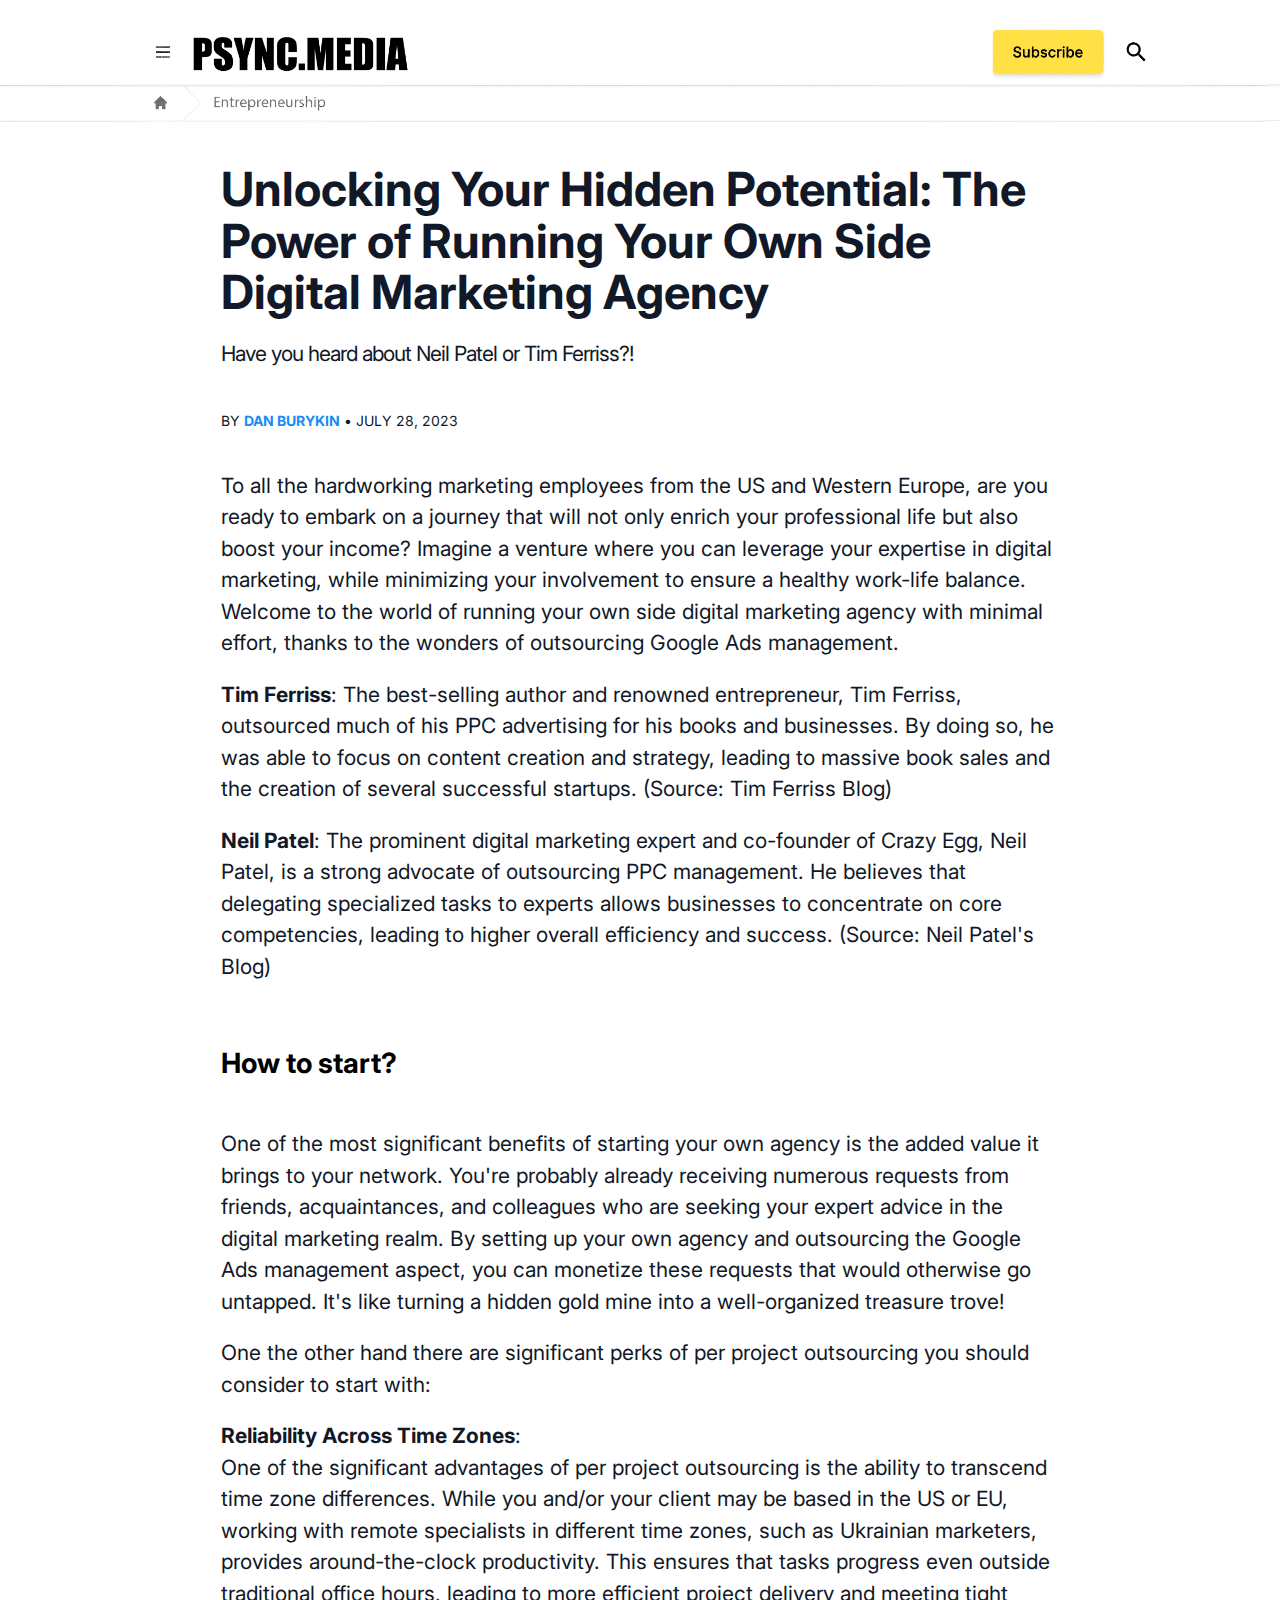
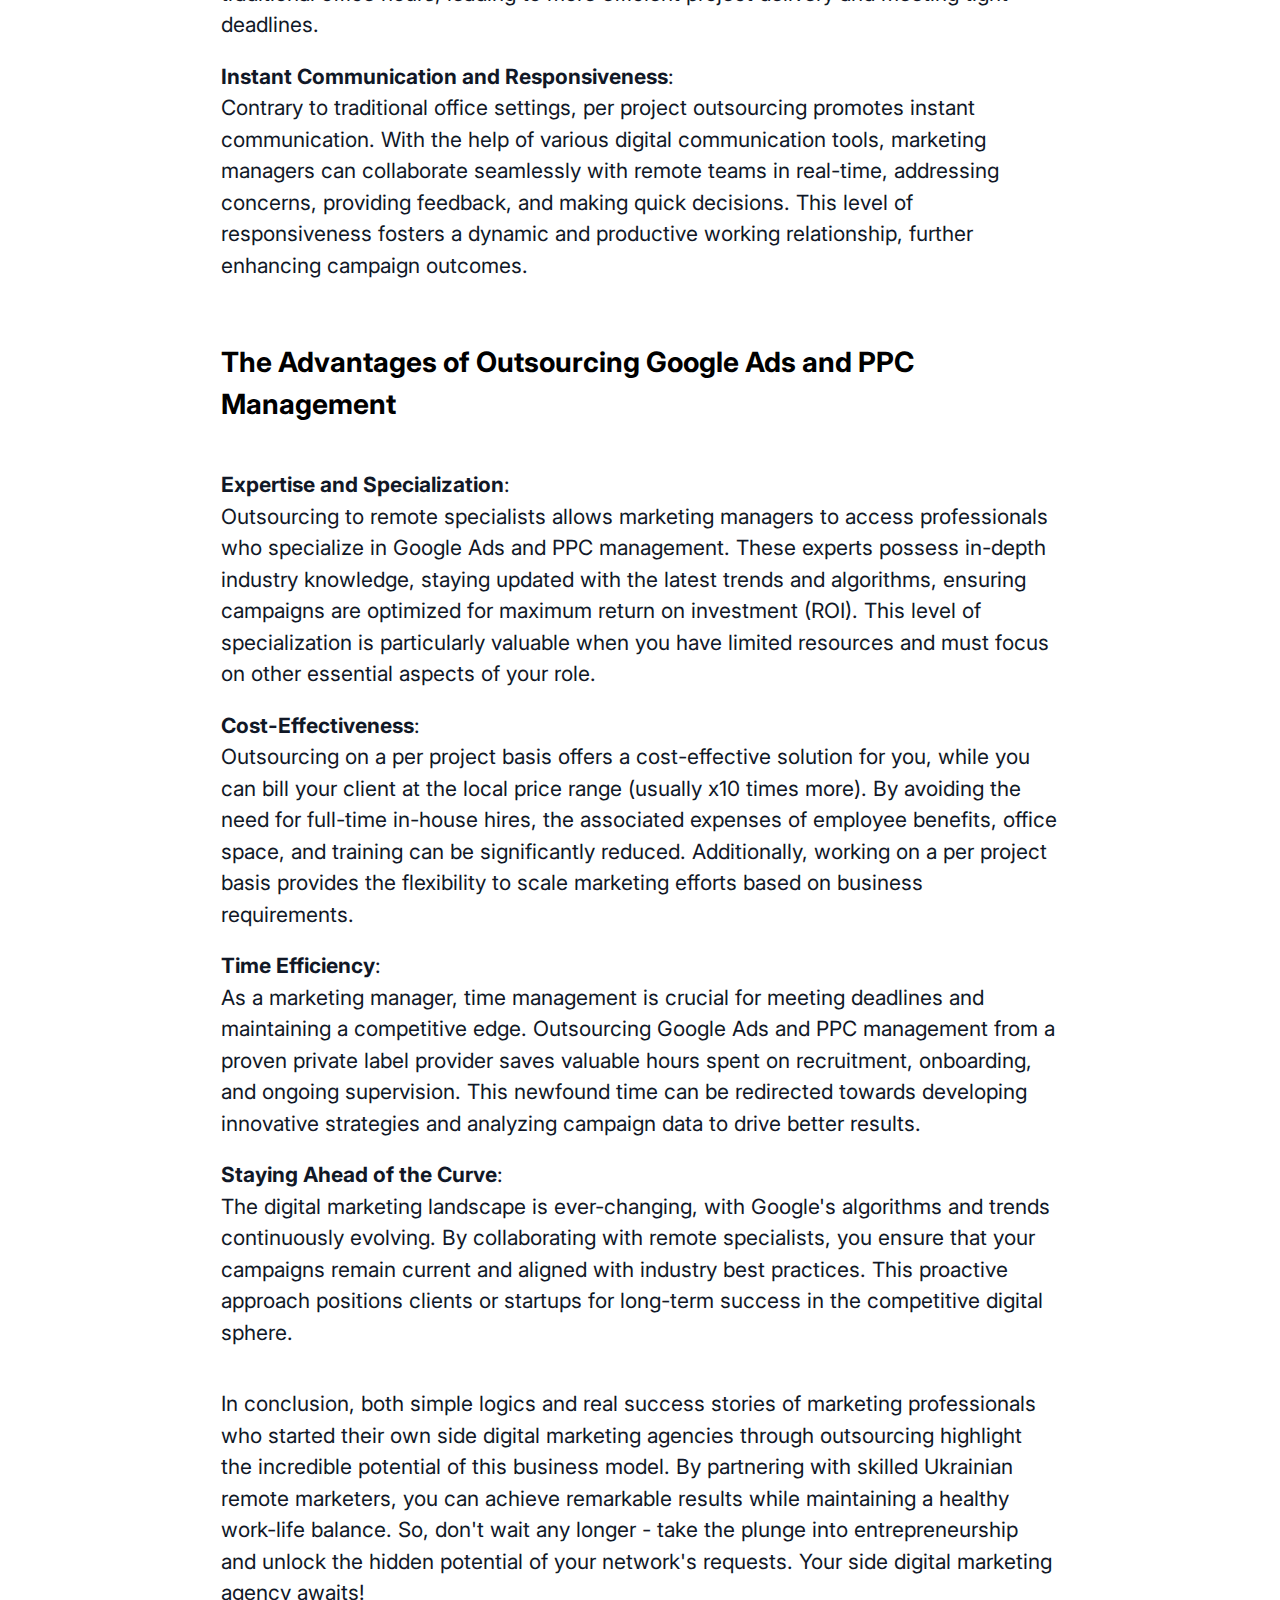
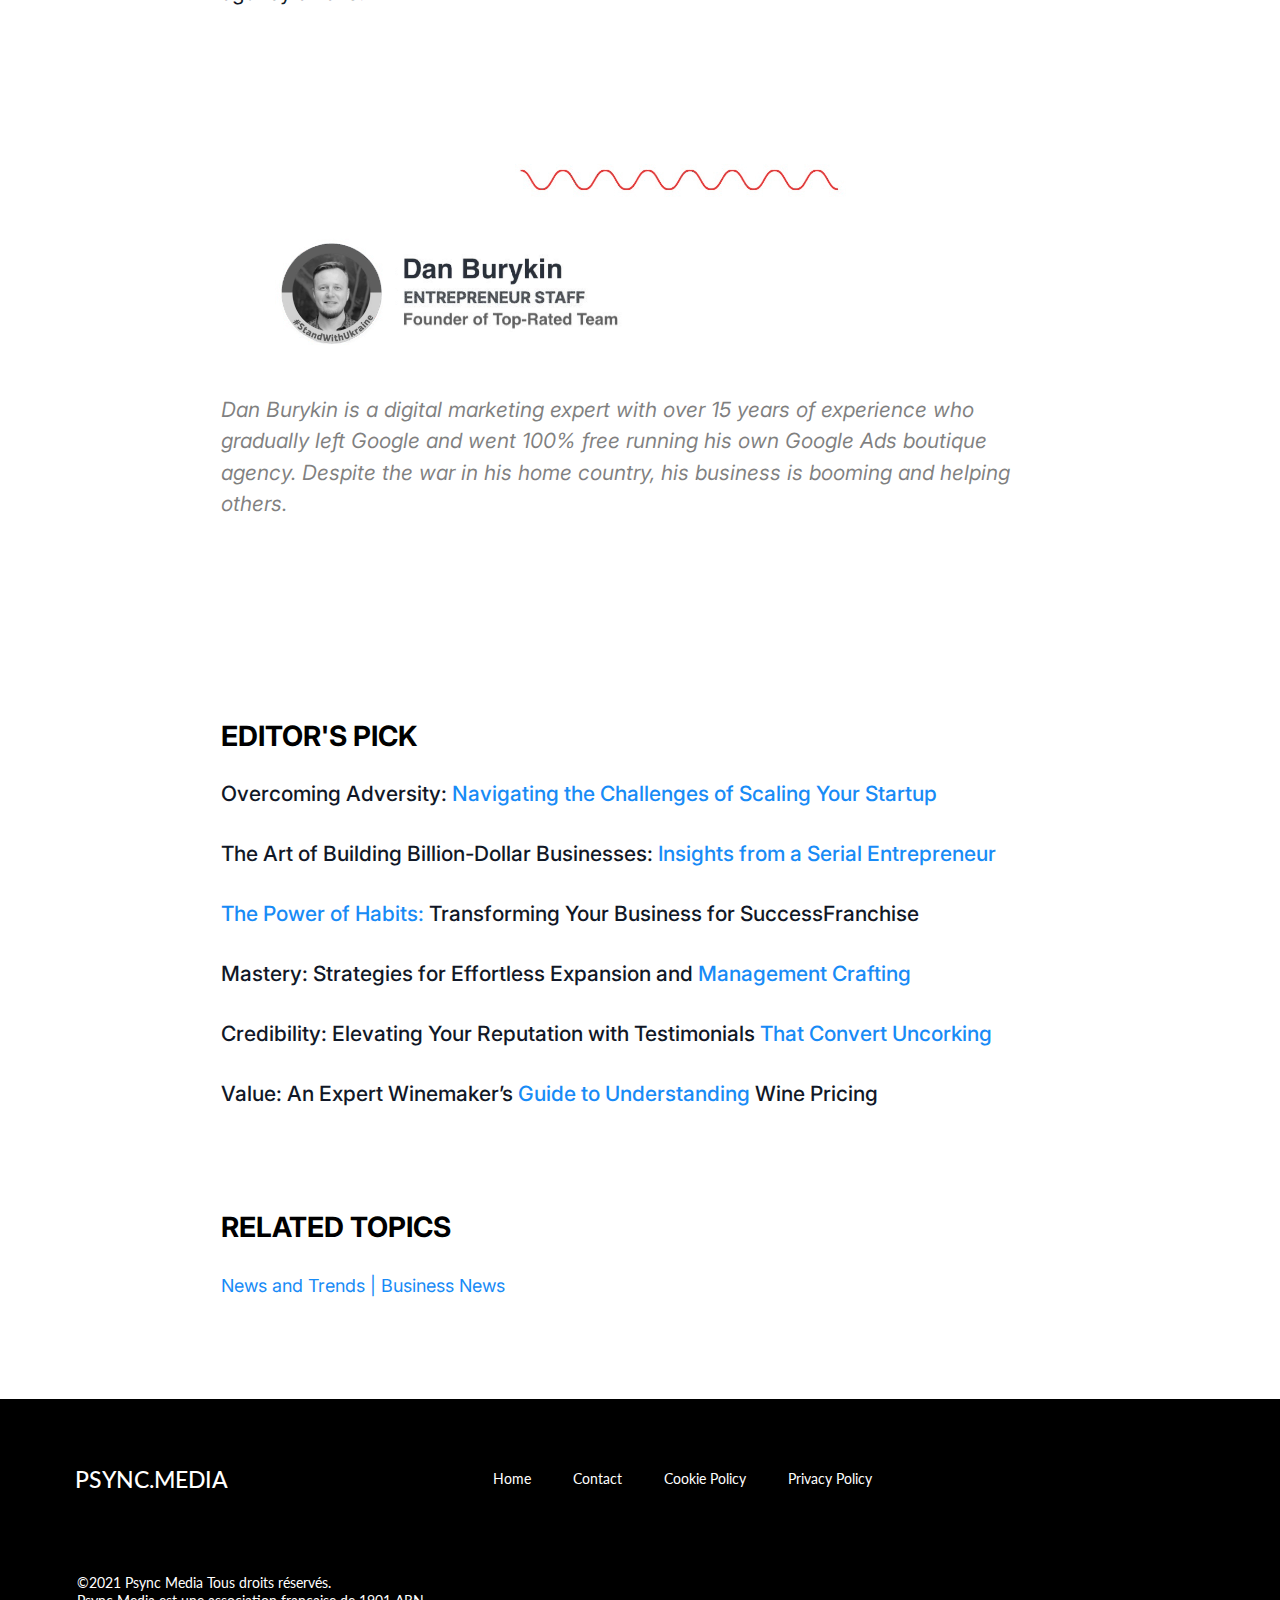
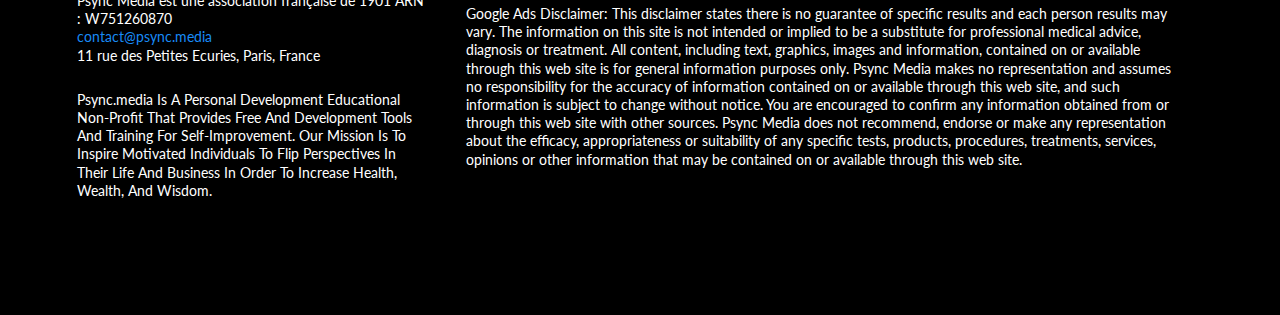
<file: index.html>
<!DOCTYPE html>
<html lang="en">

<head>
<!-- Google Tag Manager -->
<script>(function(w,d,s,l,i){w[l]=w[l]||[];w[l].push({'gtm.start':
new Date().getTime(),event:'gtm.js'});var f=d.getElementsByTagName(s)[0],
j=d.createElement(s),dl=l!='dataLayer'?'&l='+l:'';j.async=true;j.src=
'https://www.googletagmanager.com/gtm.js?id='+i+dl;f.parentNode.insertBefore(j,f);
})(window,document,'script','dataLayer','GTM-N9R5DTNM');</script>
<!-- End Google Tag Manager -->
  <meta charset="utf-8" />
  <title>Unlocking Your Hidden Potential: The Power of Running Your Own Side Digital Marketing Agency</title>
  <meta name="viewport" content="width=device-width, initial-scale=1" />

  <!-- Icon -->
  <!--  -->
  <link rel="icon"
    href="64791d125cc8ce8d43cf8b10.png" />
  <!--  -->
  <!--  -->
  <link rel="preload" as="style"
    href="https://fonts.googleapis.com/css?family=Lato:400,700%7COpen%20Sans:400,700%7CMontserrat:400,700%7CInter:400,700&display=swap" />

  <link rel="stylesheet"
    href="https://fonts.googleapis.com/css?family=Lato:400,700%7COpen%20Sans:400,700%7CMontserrat:400,700%7CInter:400,700&display=swap"
    media="print" onload="this.media='all'" />
  <link rel="stylesheet" href="./style.css" />
</head>

<body>
  <!-- Google Tag Manager (noscript) -->
<noscript><iframe src="https://www.googletagmanager.com/ns.html?id=GTM-N9R5DTNM"
height="0" width="0" style="display:none;visibility:hidden"></iframe></noscript>
<!-- End Google Tag Manager (noscript) -->
  <nav>
    <div></div>
  </nav>

  <main>
    <header>
      <div class="pad">

        <!-- Section first -->
        <!--  -->
        <!--  -->
        <h1 style="padding: 10px 0px">
          <strong>Unlocking Your Hidden Potential: The Power of Running Your Own Side Digital Marketing Agency</strong>
        </h1>

        <div>
          <p class="pd">
            Have you heard about Neil Patel or Tim Ferriss?!
          </p>
          <p class="sm">
            BY
            <a target="_blank" rel="noopener noreferrer nofollow" href="https://www.linkedin.com/in/burykin/">
              <strong>DAN BURYKIN</strong>
            </a>
            • JULY 28, 2023
          </p>

          <p style="margin: 40px 0px 0px">
To all the hardworking marketing employees from the US and Western Europe, are you ready to embark on a journey that will not only enrich your professional life but also boost your income? Imagine a venture where you can leverage your expertise in digital marketing, while minimizing your involvement to ensure a healthy work-life balance. Welcome to the world of running your own side digital marketing agency with minimal effort, thanks to the wonders of outsourcing Google Ads management.
          </p>
          <p style="margin: 20px 0px">
<b>Tim Ferriss</b>: The best-selling author and renowned entrepreneur, Tim Ferriss, outsourced much of his PPC advertising for his books and businesses. By doing so, he was able to focus on content creation and strategy, leading to massive book sales and the creation of several successful startups. (Source: Tim Ferriss Blog)
          </p>
           <p style="margin: 20px 0px">
<b>Neil Patel</b>: The prominent digital marketing expert and co-founder of Crazy Egg, Neil Patel, is a strong advocate of outsourcing PPC management. He believes that delegating specialized tasks to experts allows businesses to concentrate on core competencies, leading to higher overall efficiency and success. (Source: Neil Patel's Blog)
          </p>
        </div>

        <!-- Section two -->
        <!-- 

         -->
<h2>How to start?</h2>
                <div>
          <p style="margin: 20px 0px">
One of the most significant benefits of starting your own agency is the added value it brings to your network. You're probably already receiving numerous requests from friends, acquaintances, and colleagues who are seeking your expert advice in the digital marketing realm. By setting up your own agency and outsourcing the Google Ads management aspect, you can monetize these requests that would otherwise go untapped. It's like turning a hidden gold mine into a well-organized treasure trove!
          </p>
          <p style="margin: 20px 0px">
One the other hand there are significant perks of per project outsourcing you should consider to start with:</p>
<p style="margin: 20px 0px"><b>Reliability Across Time Zones</b>:<br>
One of the significant advantages of per project outsourcing is the ability to transcend time zone differences. While you and/or your client may be based in the US or EU, working with remote specialists in different time zones, such as Ukrainian marketers, provides around-the-clock productivity. This ensures that tasks progress even outside traditional office hours, leading to more efficient project delivery and meeting tight deadlines.
</p>
          <p style="margin: 20px 0px"><b>Instant Communication and Responsiveness</b>:<br>
Contrary to traditional office settings, per project outsourcing promotes instant communication. With the help of various digital communication tools, marketing managers can collaborate seamlessly with remote teams in real-time, addressing concerns, providing feedback, and making quick decisions. This level of responsiveness fosters a dynamic and productive working relationship, further enhancing campaign outcomes.
        </p>       
          
        </div>

        <!-- Section third -->
        <!--  -->

        <h2>The Advantages of Outsourcing Google Ads and PPC Management</h2>

        <div>
          <p style="margin: 20px 0px 0px">
<b>Expertise and Specialization</b>:<br>
Outsourcing to remote specialists allows marketing managers to access professionals who specialize in Google Ads and PPC management. These experts possess in-depth industry knowledge, staying updated with the latest trends and algorithms, ensuring campaigns are optimized for maximum return on investment (ROI). This level of specialization is particularly valuable when you have limited resources and must focus on other essential aspects of your role.
</p><p style="margin: 20px 0px">
<b>Cost-Effectiveness</b>:<br>
Outsourcing on a per project basis offers a cost-effective solution for you, while you can bill your client at the local price range (usually x10 times more). By avoiding the need for full-time in-house hires, the associated expenses of employee benefits, office space, and training can be significantly reduced. Additionally, working on a per project basis provides the flexibility to scale marketing efforts based on business requirements.
</p><p style="margin: 20px 0px">
<b>Time Efficiency</b>:<br>
As a marketing manager, time management is crucial for meeting deadlines and maintaining a competitive edge. Outsourcing Google Ads and PPC management from a proven private label provider saves valuable hours spent on recruitment, onboarding, and ongoing supervision. This newfound time can be redirected towards developing innovative strategies and analyzing campaign data to drive better results.
</p><p style="margin: 20px 0px">
<b>Staying Ahead of the Curve</b>:<br>
The digital marketing landscape is ever-changing, with Google's algorithms and trends continuously evolving. By collaborating with remote specialists, you ensure that your campaigns remain current and aligned with industry best practices. This proactive approach positions clients or startups for long-term success in the competitive digital sphere.
</p>
<p style="margin:40px 0px">
In conclusion, both simple logics and real success stories of marketing professionals who started their own side digital marketing agencies through outsourcing highlight the incredible potential of this business model. By partnering with skilled Ukrainian remote marketers, you can achieve remarkable results while maintaining a healthy work-life balance. So, don't wait any longer - take the plunge into entrepreneurship and unlock the hidden potential of your network's requests. Your side digital marketing agency awaits!





</p>
        </div>

        <!-- Section fourth -->
        <!--  -->

        <div class="img">
          <div></div>
        </div>
        <p style="padding: 15px 0">
          <em>Dan Burykin is a digital marketing expert with over 15 years of experience who gradually left Google and went 100% free running his own Google Ads boutique agency. Despite the war in his home country, his business is booming and helping others.</em>
        </p>

        <!-- Section fifth -->
        <!--  -->
        <!--  -->
        <!--  -->

        <h2 class="mg">EDITOR'S PICK</h2>
        <div>
          <ol style="font-weight: 500; list-style-type: none; color: #111827">
            <li>
              Overcoming Adversity:
              <a target="_self" rel="noopener noreferrer nofollow" href="https://www.linkedin.com/in/burykin/">
                Navigating the Challenges of Scaling Your Startup
              </a>
            </li>

            <li style="margin-top: 35px">
              The Art of Building Billion-Dollar Businesses:
              <a target="_self" rel="noopener noreferrer nofollow" href="https://www.linkedin.com/in/burykin/">
                Insights from a Serial Entrepreneur
              </a>
            </li>

            <li style="margin-top: 35px">
              <a target="_self" rel="noopener noreferrer nofollow" href="https://www.linkedin.com/in/burykin/">
                The Power of Habits:
              </a>
              Transforming Your Business for SuccessFranchise
            </li>

            <li style="margin-top: 35px">
              Mastery: Strategies for Effortless Expansion and
              <a target="_self" rel="noopener noreferrer nofollow" href="https://www.linkedin.com/in/burykin/">
                Management Crafting
              </a>
            </li>

            <li style="margin-top: 35px">
              Credibility: Elevating Your Reputation with Testimonials
              <a target="_self" rel="noopener noreferrer nofollow" href="https://www.linkedin.com/in/burykin/">
                That Convert Uncorking
              </a>
            </li>

            <li style="margin-top: 35px">
              Value: An Expert Winemaker’s
              <a target="_self" rel="noopener noreferrer nofollow" href="https://www.linkedin.com/in/burykin/">
                Guide to Understanding
              </a>
              Wine Pricing
            </li>
          </ol>
        </div>

        <!-- section sixth -->
        <!--  -->
        <!--  -->

        <h2 style="padding: 100px 0 24px">RELATED TOPICS</h2>
        <p style="font-size: 18px">
          <a target="_self" rel="noopener noreferrer nofollow" href="https://www.linkedin.com/in/burykin/">News and
            Trends | Business News</a>
        </p>
      </div>
    </header>
  </main>

  <footer>
    <div class="nav">
      <div class="nav-item">
        <div class="logo">
          <h3>PSYNC.MEDIA</h3>
        </div>
        <div class="nav-men">
          <ul class="nav-menu">
            <!--[-->
            <li class="nav-menu-item">
              <a href="https://psync.media/" target>Home</a>
              <!---->
            </li>
            <li class="nav-menu-item">
              <a href="https://psync.media/contact-us/" target>Contact</a>
              <!---->
            </li>
            <li class="nav-menu-item">
              <a href="https://psync.media/privacy-policy" target>Cookie Policy</a>
              <!---->
            </li>
            <li class="nav-menu-item">
              <a href="https://psync.media/privacy-policy" target>Privacy Policy</a>
              <!---->
            </li>
            <!--]-->
          </ul>
        </div>
      </div>

      <div class="info">
        <div class="p-info">
          <div class="f-info">
            <div>
              <p>©2021 Psync Media Tous droits réservés.</p>
              <p>
                Psync Media est une association française de 1901 ARN :
                W751260870‍
              </p>
              <p>
                <a style="color: #188bf6" target="_blank" rel="noopener noreferrer nofollow"
                  href="mailto:contact@psync.media">contact@psync.media</a>
              </p>
              <p>11 rue des Petites Ecuries, Paris, France</p>
            </div>

            <div>
              <p>
                Psync.media Is A Personal Development Educational Non-Profit That
                Provides Free And Development Tools And Training For
                Self-Improvement. Our Mission Is To Inspire Motivated
                Individuals To Flip Perspectives In Their Life And Business In
                Order To Increase Health, Wealth, And Wisdom.
              </p>
            </div>
          </div>
          <div class="n-info">
            <p>
              Google Ads Disclaimer: This disclaimer states there is no
              guarantee of specific results and each person results may vary.
              The information on this site is not intended or implied to be a
              substitute for professional medical advice, diagnosis or
              treatment. All content, including text, graphics, images and
              information, contained on or available through this web site is
              for general information purposes only. Psync Media makes no
              representation and assumes no responsibility for the accuracy of
              information contained on or available through this web site, and
              such information is subject to change without notice. You are
              encouraged to confirm any information obtained from or through
              this web site with other sources. Psync Media does not recommend,
              endorse or make any representation about the efficacy,
              appropriateness or suitability of any specific tests, products,
              procedures, treatments, services, opinions or other information
              that may be contained on or available through this web site.
            </p>
          </div>
        </div>
      </div>
    </div>
  </footer>
</body>

</html>
</file>
<file: style.css>
html,
body,
div,
span,
applet,
object,
iframe,
h1,
h2,
h3,
h4,
h5,
h6,
p,
blockquote,
pre,
a,
abbr,
acronym,
address,
big,
cite,
code,
del,
dfn,
img,
ins,
kbd,
q,
s,
samp,
small,
strike,
strong,
sub,
sup,
tt,
var,
u,
i,
center,
dl,
dt,
dd,
ol,
ul,
li,
fieldset,
form,
label,
legend,
table,
caption,
tbody,
tfoot,
thead,
tr,
th,
td,
article,
aside,
canvas,
details,
embed,
figure,
figcaption,
footer,
header,
hgroup,
menu,
nav,
output,
ruby,
section,
summary,
time,
mark,
audio,
video {
  margin: 0;
  padding: 0;
  border: 0;
  font-size: 100%;
  font: inherit;
  vertical-align: baseline;
}
/* HTML5 display-role reset for older browsers */
article,
aside,
details,
figcaption,
figure,
footer,
header,
hgroup,
menu,
nav,
section {
  display: block;
}
ol,
ul {
  list-style: none;
}
table {
  border-collapse: collapse;
  border-spacing: 0;
}

nav {
  height: 140px;
}
nav div {
  background: url("647910e32850fe7f6326cffe.png");
  opacity: 1;
  height: 100px;
  width: 100%;
  left: 0;
  position: absolute;
  top: 0;
  background-position: 50% !important;
  background-repeat: repeat !important;
  background-size: cover !important;
  padding: 20px 0px;
}

main {
  width: 100%;
  max-width: 1170px;
  display: flex;
  flex-direction: column;
  justify-content: center;
  margin: auto;
  word-break: break-word;
  margin-bottom: 100px;
}
header {
  width: 75%;
  margin: 0 auto;
  font-family: Inter;
}

h1 {
  margin-top: 13px;
}
h1 strong {
  font-size: 47px;
  line-height: 1.1em;
  letter-spacing: 0;
  text-align: left;
  color: #111827;
  font-weight: 700;
}
main p {
  font-size: 21px;
  line-height: 1.5em;
  letter-spacing: 0px;
  text-align: left;
  font-weight: 400;
  color: #111827;
}
.sm {
  font-size: 14px;
  padding: 32px 0 0;
  line-height: 1.3em;
}
a {
  color: #188bf6;
  text-decoration: none;
}
u {
  text-decoration: underline;
  color: #188bf6;
}
a strong {
  font-weight: 700;
}

.pd {
  padding: 10px 0px;
  letter-spacing: -1px;
}
.pad {
  padding: 0px 20px;
}
h2 {
  font-size: 28px;
  font-weight: 700;
  color: black;
  line-height: 1.5em;
  text-transform: none;
  letter-spacing: 0;
  text-align: left;
  padding: 40px 0 24px;
}

ol {
  list-style-type: decimal;
}
li {
  font-size: 21px;
}

li p {
  line-height: 1.8em;
}

.img {
  padding: 82px 0px 34px;
  margin: 25px -85px 0px -85px;
}
.img div {
  background: url("647916d55cc8cef75dcf6b84.png");
  background-position: center;
  background-repeat: repeat !important;
  background-size: cover !important;
  height: 214px;
  pointer-events: none;
  width: 100%;
}

p em {
  color: rgba(0, 0, 0, 0.5);
  line-height: 1.5em;
}

.mg {
  margin-top: 80px;
  padding: 100px 0 24px;
}
footer {
  width: 100%;
  background: black;
}
footer .nav {
  padding: 0 0 100px;
  max-width: 1170px;
  color: white;
  font-family: Lato;
  background-color: black;
  margin: 0 auto;
}
footer a {
  color: white;
}
footer p {
  font-weight: 400;
}
.nav-item {
  padding: 20px 0;
  display: flex;
  width: 100%;
  flex-direction: row;
  align-items: center;
  height: 120px;
}
.nav-item div {
  padding: 0 20px;
}

h3 {
  font-size: 23px;
  font-weight: 500;
}
.logo {
  width: 30.5%;
}

.nav-men {
  display: flex;
  flex-direction: row;
  width: 48.6%;
}
.nav-menu {
  display: flex;
  flex-direction: row;
  white-space: nowrap;
}
.nav-menu li {
  font-size: 14px;
}
.nav-menu a {
  display: flex;
  align-items: center;
  padding: 16px 21px;
  transition: all 0.3s ease;
}

.info {
  padding: 15px 20px;
}
.info p {
  font-size: 14px;
  line-height: 1.3em;
}

.f-info {
  display: flex;
  flex-direction: column;
  width: 32.8%;
  padding-left: 2px;
  padding-right: 20px;
}
.f-info div:last-child {
  margin-top: 26px;
}

.p-info {
  display: flex;
  flex-direction: row;
  align-items: center;
}
.n-info {
  width: 67.7%;
  padding: 0px 20px;
}
a:hover {
  text-decoration: underline;
}
footer a:hover {
  color: #37ca37;
  text-decoration: none;
}

@media (max-width: 767px) {
  nav div {
    background: url("6479ead22850fea4be28caa6.png");
    opacity: 1;
    height: 100px;
    width: 100%;
    left: 0;
    position: absolute;
    top: 0;
    background-repeat: no-repeat !important;
    background-size: 100%;
    padding: 0px;
    left: 0;
    position: absolute;
    width: 100%;
    background-size: 100% auto !important;
    background-position: unset !important;
    -webkit-background-size: 100% auto !important;
  }

  main {
    width: 100%;
  }
  nav {
    height: 100px;
  }
  header {
    width: 100%;
    margin: 0;
  }
  .pad {
    padding: 0px 10px;
  }

  .img {
    padding: 30px 0px 0px;
    margin: 25px 0px 0px;
    width: 100%;
  }
  .img div {
    background: url("6479e8ac5cc8ce939bd10423.jpeg");
    background-position: center;
    background-repeat: no-repeat !important;
    height: 205px;
    pointer-events: none;
    width: 100%;
    background-size: 100% auto !important;
    -webkit-background-size: 100% auto !important;
  }

  .nav-item {
    padding: 15px 0;
    display: flex;
    flex-direction: column;
    align-items: flex-start;
    height: 200px;
  }
  .nav-item div {
    padding: 0px 10px;
  }
  .nav-men {
    display: none;
  }
  .p-info {
    display: flex;
    flex-direction: column;
    align-items: flex-start;
  }
  .info {
    padding: 15px 10px;
  }
  .n-info {
    width: 100%;
    padding: 0px;
    margin-top: 10px;
  }
}

@media (max-width: 480px) {
  h1 strong {
    font-size: 32px;
  }
}
</file>
